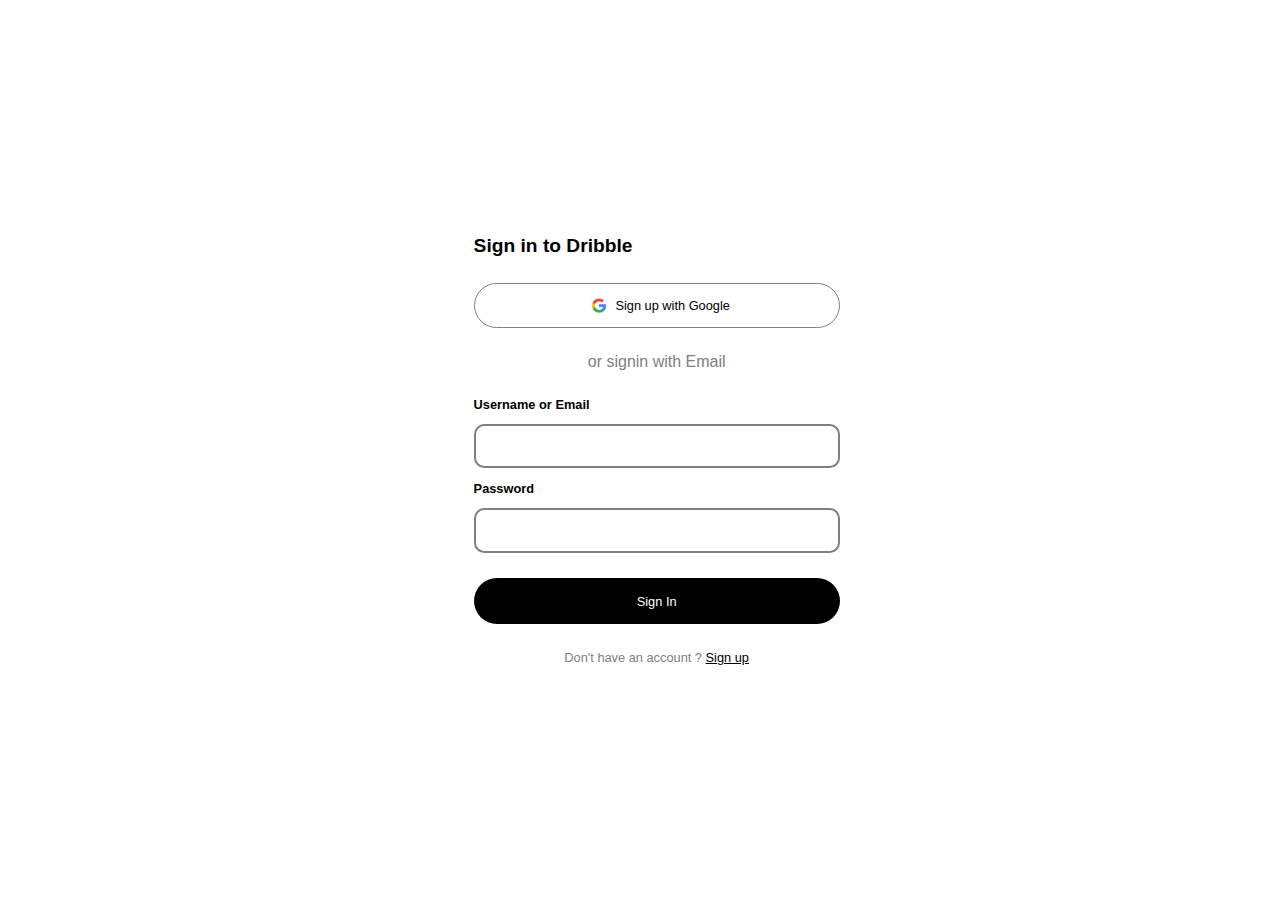
<file: public/login.html>
<!DOCTYPE html>
<html lang="en">
  <head>
    <meta charset="UTF-8" />
    <meta name="viewport" content="width=device-width, initial-scale=1.0" />
    <title>Dribble</title>
    <link
      rel="shortcut icon"
      href="https://cdn.freebiesupply.com/logos/large/2x/dribbble-icon-1-logo-png-transparent.png"
      type="image/x-icon"
    />
    <link rel="stylesheet" href="../styles/login.css" />
  </head>

  <body>
    <div class="main">
      <div class="video-wrapper">
        <video
          src="https://cdn.dribbble.com/uploads/48226/original/b8bd4e4273cceae2889d9d259b04f732.mp4?1689028949"
          autoplay
          muted
          loop
        />
      </div>

      <div class="content">
        <div style="text-align: center">
          <p class="heading">Sign in to Dribble</p>

          <button class="google">
            <img class="g-logo" src="../assets/google-logo.png" alt="" />
            <span class="text">Sign up with Google</span>
          </button>

          <p class="or" style="margin-top: 25px; color: grey">
            or signin with Email
          </p>

          <div class="email">
            <p class="head">Username or Email</p>
            <input type="text" name="" id="" />
            <p class="head">Password</p>
            <input type="text" name="" id="" />

            <button class="submit-button">Sign In</button>
          </div>

          <p style="color: grey; font-size: 1vw" class="text-sign">
            Don't have an account ?
            <a class="link" href="sign-up.html">Sign up</a>
          </p>
        </div>
      </div>
    </div>
  </body>
</html>
</file>
<file: styles/login.css>
* {
  font-family: Arial, Helvetica, sans-serif;
  margin: 0;
  padding: 0;
  box-sizing: border-box;
  cursor: default;
}

html,
body {
  height: 100%;
  width: 100%;
}

.main {
  display: flex;
  height: 100vh;
  width: 100vw;
}

.content {
  margin-left: 12vw;
  width: fit-content;
  display: flex;
  flex-direction: column;
  justify-content: center;
}

video {
  object-fit: cover;
  position: absolute;
  top: 0;
  left: 0;
  height: 100%;
  width: 100%;
}

.video-wrapper {
  width: 25%;
  height: 100vh;
  position: relative;
  overflow: hidden;
  text-align: center;
  display: flex;
}

.video-promo {
  position: relative;
}

.heading {
  text-align: left;
  font-weight: bold;
  font-size: 1.5vw;
}

.google {
  cursor: pointer;
  margin-top: 2vw;
  padding: 1vw 8.5vw;
  border-radius: 2vw;
  color: black;
  background-color: white;
  border: 1px solid grey;
  font-size: 1vw;
  font-weight: 500;
  cursor: pointer;
  display: flex;
  justify-content: center;
  align-items: center;
}

.g-logo {
  width: 2.5vw;
  cursor: pointer;
}

.text-sign {
  margin-top: 2vw;
}

.email {
  margin-top: 2vw;
  text-align: left;
}

.head {
  margin-bottom: 12px;
  font-weight: bold;
  font-size: 1vw;
}

input {
  margin-bottom: 1vw;
  width: 100%;
  font-size: 1vw;
  border-radius: 0.8vw;
  border: 2px solid grey;
  padding: 1vw 2vw;
}

.submit-button {
  width: 100%;
  padding: 1.2vw 2vw;
  font-size: 1vw;
  border-radius: 32px;
  border: none;
  background-color: black;
  color: white;
  margin-top: 1vw;
  cursor: pointer;
}

.link {
  color: black;
  cursor: pointer;
  text-decoration: none;
  transition: text-decoration 0.15s;
  text-decoration: underline;
}
</file>
